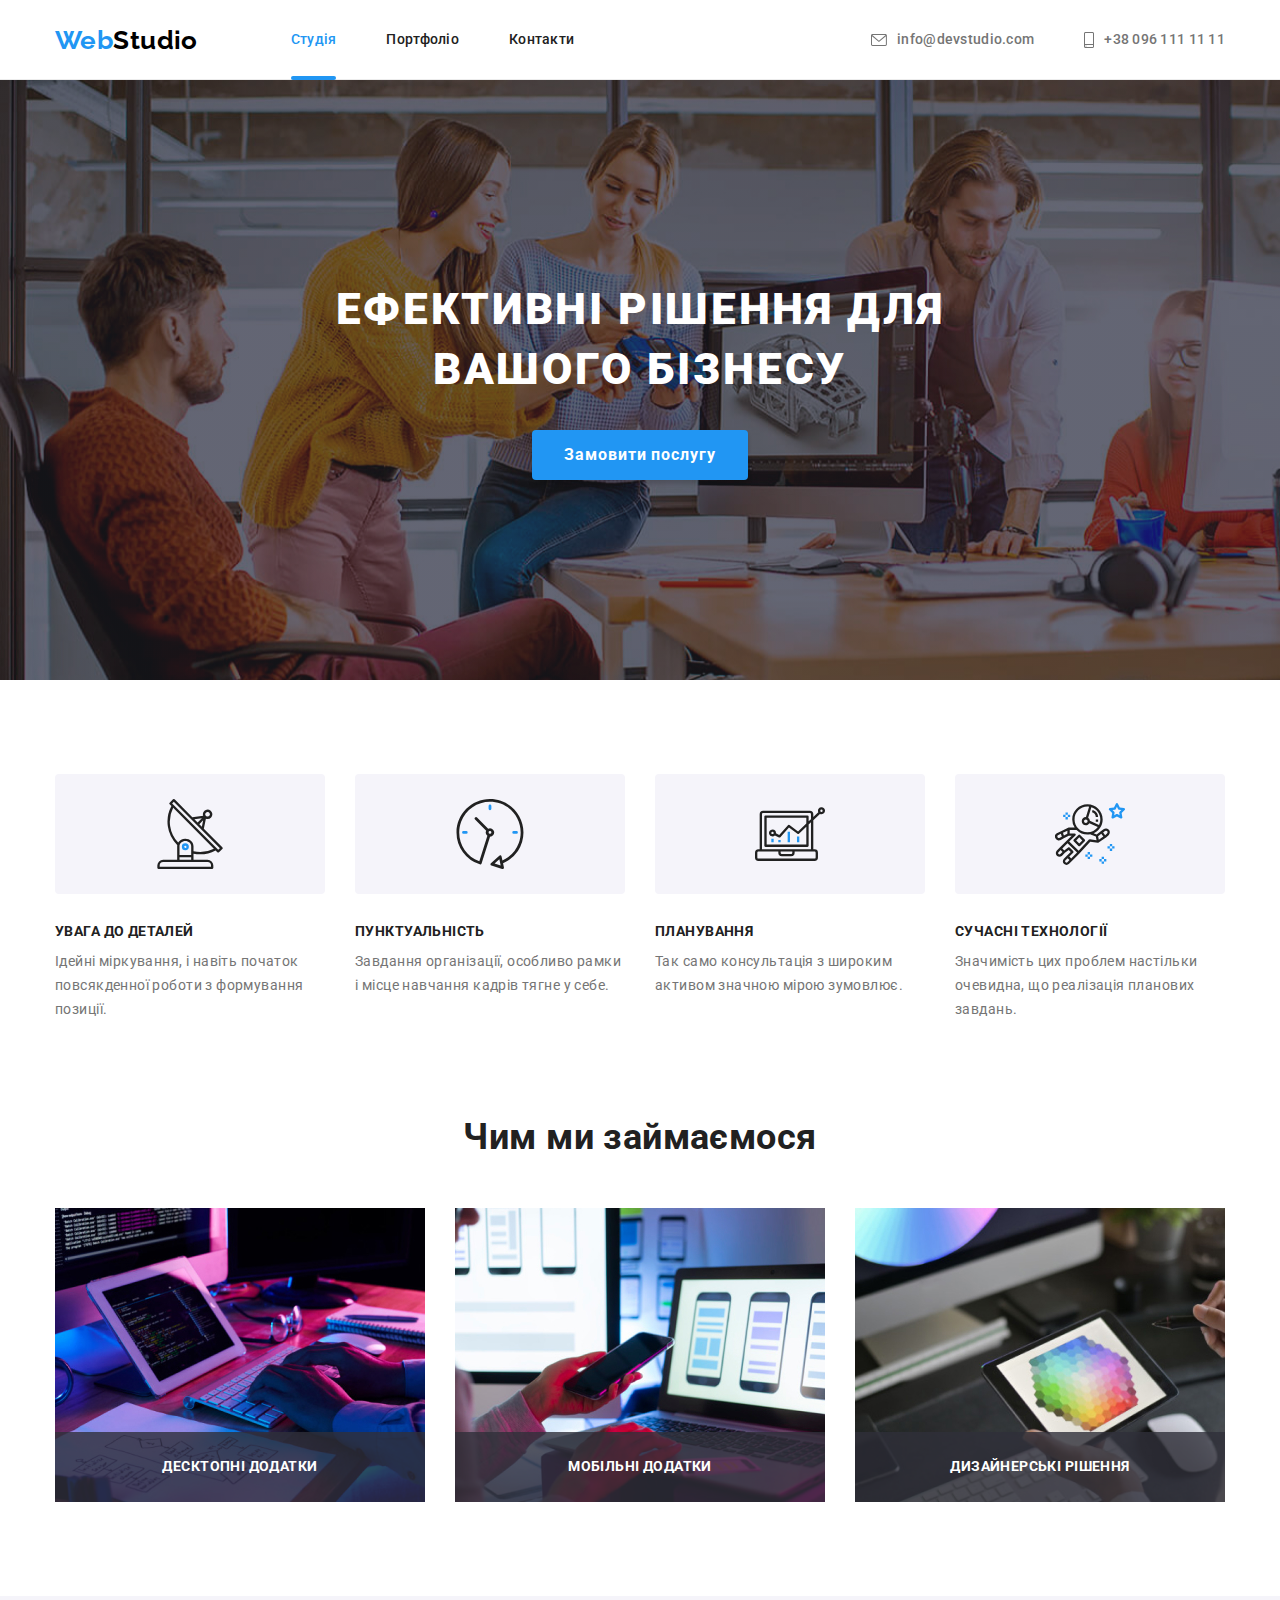
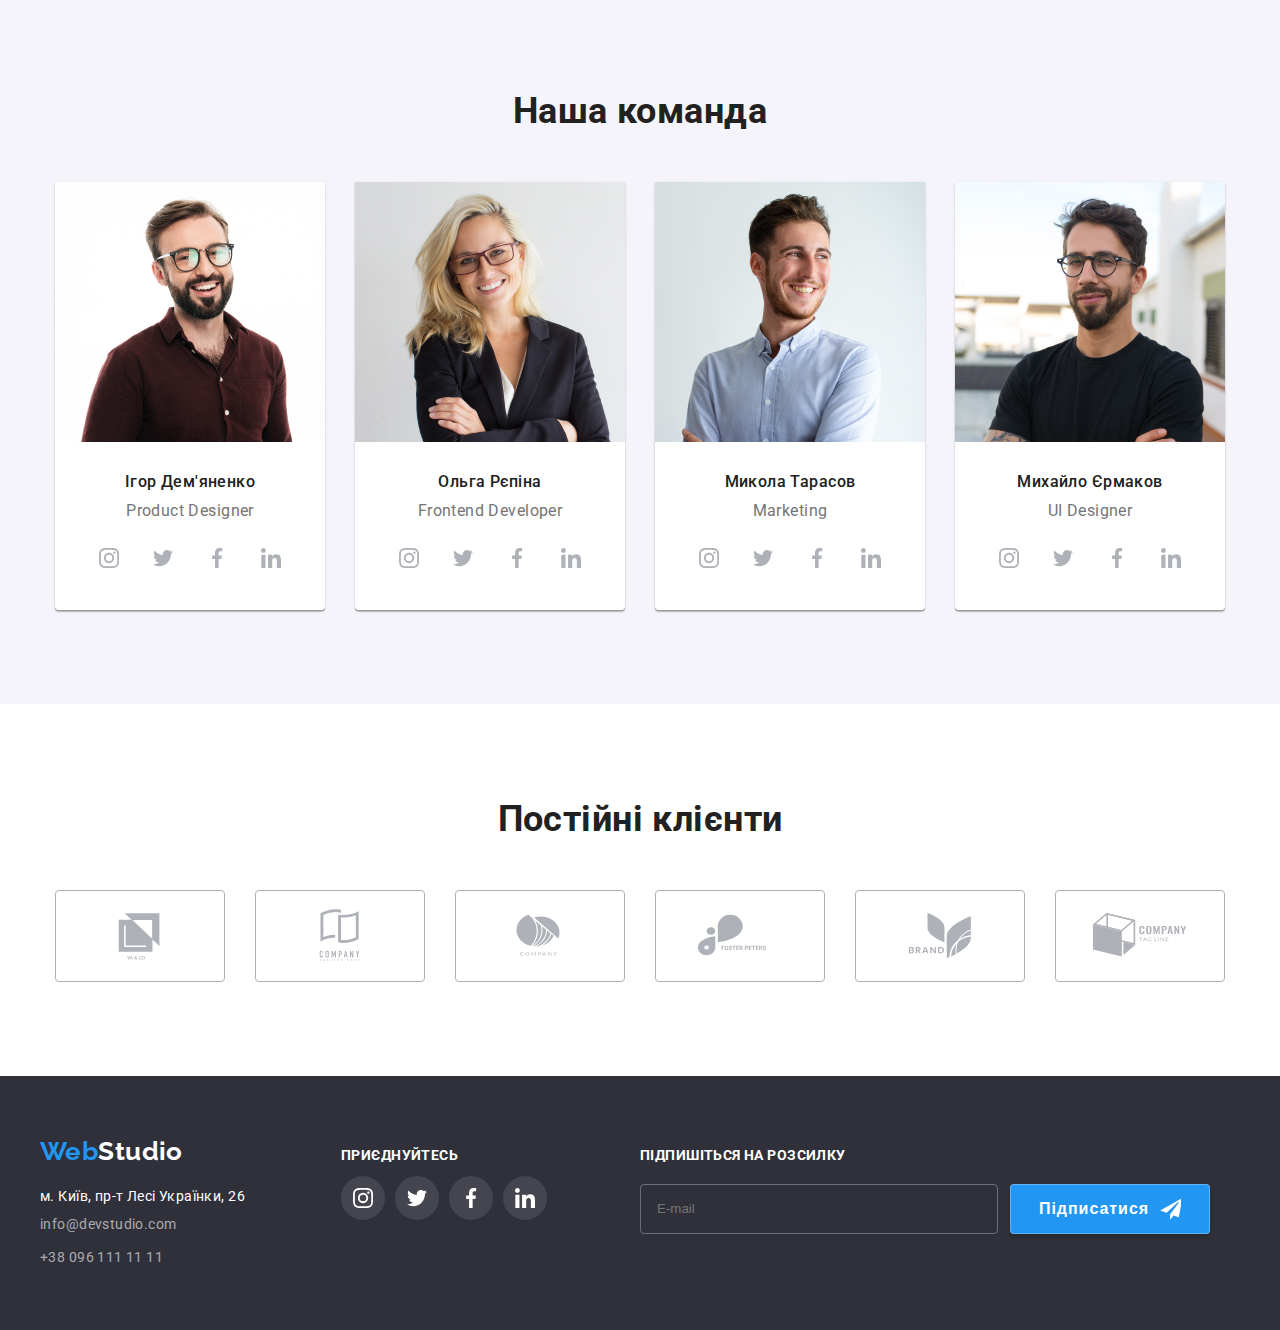
<file: index.html>
<!DOCTYPE html>
<html lang="uk">
  <head>
    <meta charset="UTF-8" />
    <meta http-equiv="X-UA-Compatible" content="IE=edge" />
    <meta name="viewport" content="width=device-width, initial-scale=1.0" />
    <title>Студія</title>
    <link rel="preconnect" href="https://fonts.googleapis.com" />
    <link rel="preconnect" href="https://fonts.gstatic.com" crossorigin />
    <link
      href="https://fonts.googleapis.com/css2?family=Raleway:wght@700&family=Roboto+Slab:wght@400;500;700;900&family=Roboto:wght@400;500;700;900&display=swap"
      rel="stylesheet"
    />
    <link
      rel="stylesheet"
      href="https://cdnjs.cloudflare.com/ajax/libs/modern-normalize/1.1.0/modern-normalize.min.css"
      integrity="sha512-wpPYUAdjBVSE4KJnH1VR1HeZfpl1ub8YT/NKx4PuQ5NmX2tKuGu6U/JRp5y+Y8XG2tV+wKQpNHVUX03MfMFn9Q=="
      crossorigin="anonymous"
      referrerpolicy="no-referrer"
    />
    <link rel="stylesheet" href="./css/styles.css" />
  </head>
  <body>
    <!----------------------- Шапка сайта ------------------------------->
    <header class="header">
      <div class="container header-container">
        <nav class="header-nav">
          <a href="./index.html" class="logo link"
            >Web<span class="">Studio</span></a
          >
          <ul class="nav-list list">
            <li class="nav-item">
              <a href="./index.html" class="nav-link link current">Студія</a>
            </li>
            <li class="nav-item">
              <a href="./portfolio.html" class="nav-link link">Портфоліо</a>
            </li>
            <li class="nav-item">
              <a href="" class="nav-link link">Контакти</a>
            </li>
          </ul>
        </nav>
        <div class="header-contacts">
          <ul class="contacts-list list">
            <li class="contacts-item">
              <a href="mailto:" class="contacts-link link">
                <svg class="contacts-icon" width="16" height="12">
                  <use href="./images/symbol-defs.svg#icon-envelope"></use>
                </svg>
                info@devstudio.com
              </a>
            </li>
            <li class="contacts-item">
              <a href="tel:+" class="contacts-link link">
                <svg class="contacts-icon" width="10" height="16">
                  <use href="./images/symbol-defs.svg#icon-smartphone"></use>
                </svg>
                +38 096 111 11 11
              </a>
            </li>
          </ul>
        </div>
      </div>
    </header>
    <!----------------------- Сторінка Студія ---------------------------->
    <main>
      <!-- Герой -->
      <section class="hero">
        <div class="container">
          <h1 class="hero-title">Ефективні рішення для вашого бізнесу</h1>
          <button type="button" class="button-primary" data-modal-open>
            Замовити послугу
          </button>
        </div>
      </section>
      <!--------------------- Секція Переваги ==========================-->
      <section class="benefits section">
        <div class="container">
          <h2 class="visually-hidden">Переваги</h2>
          <ul class="benefits-list list">
            <li class="benefits-item">
              <div class="benefits-icon-wrap">
                <svg class="benefits-icon" width="70" height="70">
                  <use href="./images/symbol-defs.svg#icon-antenna"></use>
                </svg>
              </div>
              <h3 class="benefits-title">Увага до деталей</h3>
              <p class="benefits-text">
                Ідейні міркування, і навіть початок повсякденної роботи з
                формування позиції.
              </p>
            </li>
            <li class="benefits-item">
              <div class="benefits-icon-wrap">
                <svg class="benefits-icon" width="70" height="70">
                  <use href="./images/symbol-defs.svg#icon-clock"></use>
                </svg>
              </div>
              <h3 class="benefits-title">Пунктуальність</h3>
              <p class="benefits-text">
                Завдання організації, особливо рамки і місце навчання кадрів
                тягне у себе.
              </p>
            </li>
            <li class="benefits-item">
              <div class="benefits-icon-wrap">
                <svg class="benefits-icon" width="70" height="70">
                  <use href="./images/symbol-defs.svg#icon-diagram"></use>
                </svg>
              </div>
              <h3 class="benefits-title">Планування</h3>
              <p class="benefits-text">
                Так само консультація з широким активом значною мірою зумовлює.
              </p>
            </li>
            <li class="benefits-item">
              <div class="benefits-icon-wrap">
                <svg class="benefits-icon" width="70" height="70">
                  <use href="./images/symbol-defs.svg#icon-astronaut"></use>
                </svg>
              </div>
              <h3 class="benefits-title">Сучасні технології</h3>
              <p class="benefits-text">
                Значимість цих проблем настільки очевидна, що реалізація
                планових завдань.
              </p>
            </li>
          </ul>
        </div>
      </section>
      <!----------------------- Секція Чим ми займаємося ------------------------->
      <section class="work section">
        <div class="container">
          <h2 class="work-title">Чим ми займаємося</h2>
          <ul class="work-list list">
            <li class="work-item">
              <img src="./images/img1.1.jpg" alt="фото планшета" width="370" />
              <p class="work-item-title">десктопні додатки</p>
            </li>
            <li class="work-item">
              <img
                src="./images/img1.2.jpg"
                alt="ноутбук та смартфон"
                width="370"
              />
              <p class="work-item-title">мобільні додатки</p>
            </li>
            <li class="work-item">
              <img
                src="./images/img1.3.jpg"
                alt="палітра кольору на планшеті"
                width="370"
              />
              <p class="work-item-title">дизайнерські рішення</p>
            </li>
          </ul>
        </div>
      </section>
      <!-------------------------- Секція Наша команда -------------------------->
      <section class="team section">
        <div class="container">
          <h2 class="team-title">Наша команда</h2>
          <ul class="team-list list">
            <li class="team-item">
              <img
                src="./images/img-demyanenko.jpg"
                alt="Ігор Дем'яненко, фото"
                width="270"
              />
              <h3 class="team-subtitle">Ігор Дем'яненко</h3>
              <p class="team-text">Product Designer</p>
              <ul class="team-icon-list list">
                <li>
                  <a href="" class="team-icon-wrap">
                    <svg class="team-icon" width="20" height="20">
                      <use href="./images/symbol-defs.svg#icon-instagram"></use>
                    </svg>
                  </a>
                </li>
                <li>
                  <a href="" class="team-icon-wrap">
                    <svg class="team-icon" width="20" height="20">
                      <use href="./images/symbol-defs.svg#icon-twitter"></use>
                    </svg>
                  </a>
                </li>
                <li>
                  <a href="" class="team-icon-wrap">
                    <svg class="team-icon" width="20" height="20">
                      <use href="./images/symbol-defs.svg#icon-facebook"></use>
                    </svg>
                  </a>
                </li>
                <li>
                  <a href="" class="team-icon-wrap">
                    <svg class="team-icon" width="20" height="20">
                      <use href="./images/symbol-defs.svg#icon-linkedin"></use>
                    </svg>
                  </a>
                </li>
              </ul>
            </li>
            <li class="team-item">
              <img
                src="./images/img-repina.jpg"
                alt="Ольга Рєпіна, фото"
                width="270"
              />
              <h3 class="team-subtitle">Ольга Рєпіна</h3>
              <p class="team-text">Frontend Developer</p>
              <ul class="team-icon-list list">
                <li>
                  <a href="" class="team-icon-wrap">
                    <svg class="team-icon" width="20" height="20">
                      <use href="./images/symbol-defs.svg#icon-instagram"></use>
                    </svg>
                  </a>
                </li>
                <li>
                  <a href="" class="team-icon-wrap">
                    <svg class="team-icon" width="20" height="20">
                      <use href="./images/symbol-defs.svg#icon-twitter"></use>
                    </svg>
                  </a>
                </li>
                <li>
                  <a href="" class="team-icon-wrap">
                    <svg class="team-icon" width="20" height="20">
                      <use href="./images/symbol-defs.svg#icon-facebook"></use>
                    </svg>
                  </a>
                </li>
                <li>
                  <a href="" class="team-icon-wrap">
                    <svg class="team-icon" width="20" height="20">
                      <use href="./images/symbol-defs.svg#icon-linkedin"></use>
                    </svg>
                  </a>
                </li>
              </ul>
            </li>
            <li class="team-item">
              <img
                src="./images/img-tarasov.jpg"
                alt="Микола Тарасов, фото"
                width="270"
              />
              <h3 class="team-subtitle">Микола Тарасов</h3>
              <p class="team-text">Marketing</p>
              <ul class="team-icon-list list">
                <li>
                  <a href="" class="team-icon-wrap">
                    <svg class="team-icon" width="20" height="20">
                      <use href="./images/symbol-defs.svg#icon-instagram"></use>
                    </svg>
                  </a>
                </li>
                <li>
                  <a href="" class="team-icon-wrap">
                    <svg class="team-icon" width="20" height="20">
                      <use href="./images/symbol-defs.svg#icon-twitter"></use>
                    </svg>
                  </a>
                </li>
                <li>
                  <a href="" class="team-icon-wrap">
                    <svg class="team-icon" width="20" height="20">
                      <use href="./images/symbol-defs.svg#icon-facebook"></use>
                    </svg>
                  </a>
                </li>
                <li>
                  <a href="" class="team-icon-wrap">
                    <svg class="team-icon" width="20" height="20">
                      <use href="./images/symbol-defs.svg#icon-linkedin"></use>
                    </svg>
                  </a>
                </li>
              </ul>
            </li>
            <li class="team-item">
              <img
                src="./images/img-ermakov.jpg"
                alt="Михайло Єрмаков, фото"
                width="270"
              />
              <h3 class="team-subtitle">Михайло Єрмаков</h3>
              <p class="team-text">UI Designer</p>
              <ul class="team-icon-list list">
                <li>
                  <a href="" class="team-icon-wrap">
                    <svg class="team-icon" width="20" height="20">
                      <use href="./images/symbol-defs.svg#icon-instagram"></use>
                    </svg>
                  </a>
                </li>
                <li>
                  <a href="" class="team-icon-wrap">
                    <svg class="team-icon" width="20" height="20">
                      <use href="./images/symbol-defs.svg#icon-twitter"></use>
                    </svg>
                  </a>
                </li>
                <li>
                  <a href="" class="team-icon-wrap">
                    <svg class="team-icon" width="20" height="20">
                      <use href="./images/symbol-defs.svg#icon-facebook"></use>
                    </svg>
                  </a>
                </li>
                <li>
                  <a href="" class="team-icon-wrap">
                    <svg class="team-icon" width="20" height="20">
                      <use href="./images/symbol-defs.svg#icon-linkedin"></use>
                    </svg>
                  </a>
                </li>
              </ul>
            </li>
          </ul>
        </div>
      </section>
    </main>
    <!----------------------- Секція Постійні клієнти------------------------->
    <section class="clients section">
      <div class="container">
        <h2 class="clients-title">Постійні клієнти</h2>
        <ul class="clients-list list">
          <li class="clients-item">
            <a href="" class="clients-icon-link link">
              <svg class="clients-icon" width="106" height="60">
                <use href="./images/symbol-defs.svg#icon-client-logo-1"></use>
              </svg>
            </a>
          </li>
          <li class="clients-item">
            <a href="" class="clients-icon-link link">
              <svg class="clients-icon" width="106" height="60">
                <use href="./images/symbol-defs.svg#icon-client-logo-2"></use>
              </svg>
            </a>
          </li>
          <li class="clients-item">
            <a href="" class="clients-icon-link link">
              <svg class="clients-icon" width="106" height="60">
                <use href="./images/symbol-defs.svg#icon-client-logo-3"></use>
              </svg>
            </a>
          </li>
          <li class="clients-item">
            <a href="" class="clients-icon-link link">
              <svg class="clients-icon" width="106" height="60">
                <use href="./images/symbol-defs.svg#icon-client-logo-4"></use>
              </svg>
            </a>
          </li>
          <li class="clients-item">
            <a href="" class="clients-icon-link link">
              <svg class="clients-icon" width="106" height="60">
                <use href="./images/symbol-defs.svg#icon-client-logo-5"></use>
              </svg>
            </a>
          </li>
          <li class="clients-item">
            <a href="" class="clients-icon-link link">
              <svg class="clients-icon" width="106" height="60">
                <use href="./images/symbol-defs.svg#icon-client-logo-6"></use>
              </svg>
            </a>
          </li>
        </ul>
      </div>
    </section>

    <!--------------------------- Футер ----------------------------->
    <footer class="footer">
      <div class="footer-container container">
        <div class="footer-address">
          <a href="./index.html" class="logo link">Web<span>Studio</span></a>
          <address class="footer-contacts">
            <p class="text-address">м. Київ, пр-т Лесі Українки, 26</p>
            <ul class="footer-address-list list">
              <li class="footer-item">
                <a href="" class="footer-link link">info@devstudio.com</a>
                <br />
              </li>
              <li class="footer-item">
                <a href="" class="footer-link link">+38 096 111 11 11</a>
              </li>
            </ul>
          </address>
        </div>
        <div class="footer-social-links">
          <h2 class="footer-title">Приєднуйтесь</h2>
          <ul class="footer-social-list list">
            <li>
              <a href="" class="footer-social-link">
                <svg width="20" height="20">
                  <use href="./images/symbol-defs.svg#icon-instagram"></use>
                </svg>
              </a>
            </li>
            <li>
              <a href="" class="footer-social-link">
                <svg width="20" height="20">
                  <use href="./images/symbol-defs.svg#icon-twitter"></use>
                </svg>
              </a>
            </li>
            <li>
              <a href="" class="footer-social-link">
                <svg width="20" height="20">
                  <use href="./images/symbol-defs.svg#icon-facebook"></use>
                </svg>
              </a>
            </li>
            <li>
              <a href="" class="footer-social-link">
                <svg width="20" height="20">
                  <use href="./images/symbol-defs.svg#icon-linkedin"></use>
                </svg>
              </a>
            </li>
          </ul>
        </div>
        <div class="footer-subscription">
          <p class="footer-subscription-title">Підпишіться на розсилку</p>
          <div class="footer-subscription-input-wrap">
            <input
              type="email"
              class="footer-subscription-input"
              name="footer-subscription-email"
              placeholder="E-mail"
            />
            <button type="submit" class="button footer-subscription-button">
              Підписатися
              <svg class="footer-subscription-button-icon">
                <use
                  class="footer-subscription-send"
                  href="./images/symbol-defs.svg#icon-subscription"
                  width="24"
                  height="24"
                ></use>
              </svg>
            </button>
          </div>
        </div>
      </div>
    </footer>

    <!------------------ Модальне вікно ----------------------->
    <div class="backdrop is-hidden" data-modal>
      <div class="modal">
        <button class="modal-button" type="button" data-modal-close>
          <svg class="modal-close-icon" width="18" height="18">
            <use href="./images/symbol-defs.svg#icon-modal-close2"></use>
          </svg>
        </button>

        <form name="order-form" class="order-form">
          <p class="order-form-title">Залиште свої дані, ми вам передзвонимо</p>
          <label class="order-form-row">
            <span class="order-form-name">Ім'я</span>
            <input
              type="text"
              name="user-name"
              class="order-form-input"
              autofocus
            />
            <svg class="icon order-form-icon" width="18" height="18">
              <use href="./images/symbol-defs.svg#icon-modal-name2"></use>
            </svg>
          </label>

          <label class="order-form-row">
            <span class="order-form-name">Телефон</span>
            <input type="tel" name="user-tel" class="order-form-input" />
            <svg class="icon order-form-icon" width="18" height="18">
              <use href="./images/symbol-defs.svg#icon-modal-tel2"></use>
            </svg>
          </label>

          <label class="order-form-row">
            <span class="order-form-name">Пошта</span>
            <input type="email" name="user-email" class="order-form-input" />
            <svg class="icon order-form-icon" width="18" height="18">
              <use href="./images/symbol-defs.svg#icon-modal-email2"></use>
            </svg>
          </label>

          <label class="order-form-row">
            <span class="order-form-name">Коментар</span>
            <textarea
              class="order-form-comment"
              name="user-text"
              placeholder="Введіть текст"
            ></textarea>
          </label>

          <label class="order-form-policy">
            <input
              type="checkbox"
              name="accept-policy"
              class="checkbox hidden"
              value="accept-policy"
            />
            <span class="checkbox-icon-wrap">
              <svg class="checkbox-icon" width="16" height="15">
                <use href="./images/symbol-defs.svg#icon-modal-checkbox5"></use>
              </svg>
            </span>
            <span class="accept-policy-terms"
              >Погоджуюся з розсилкою та приймаю
              <a class="terms link" href="">Умови договору</a></span
            >
          </label>
          <button type="submit" class="button order-form-button">
            Відправити
          </button>
        </form>
      </div>
    </div>
    <script src="./js/modal.js"></script>
  </body>
</html>
</file>
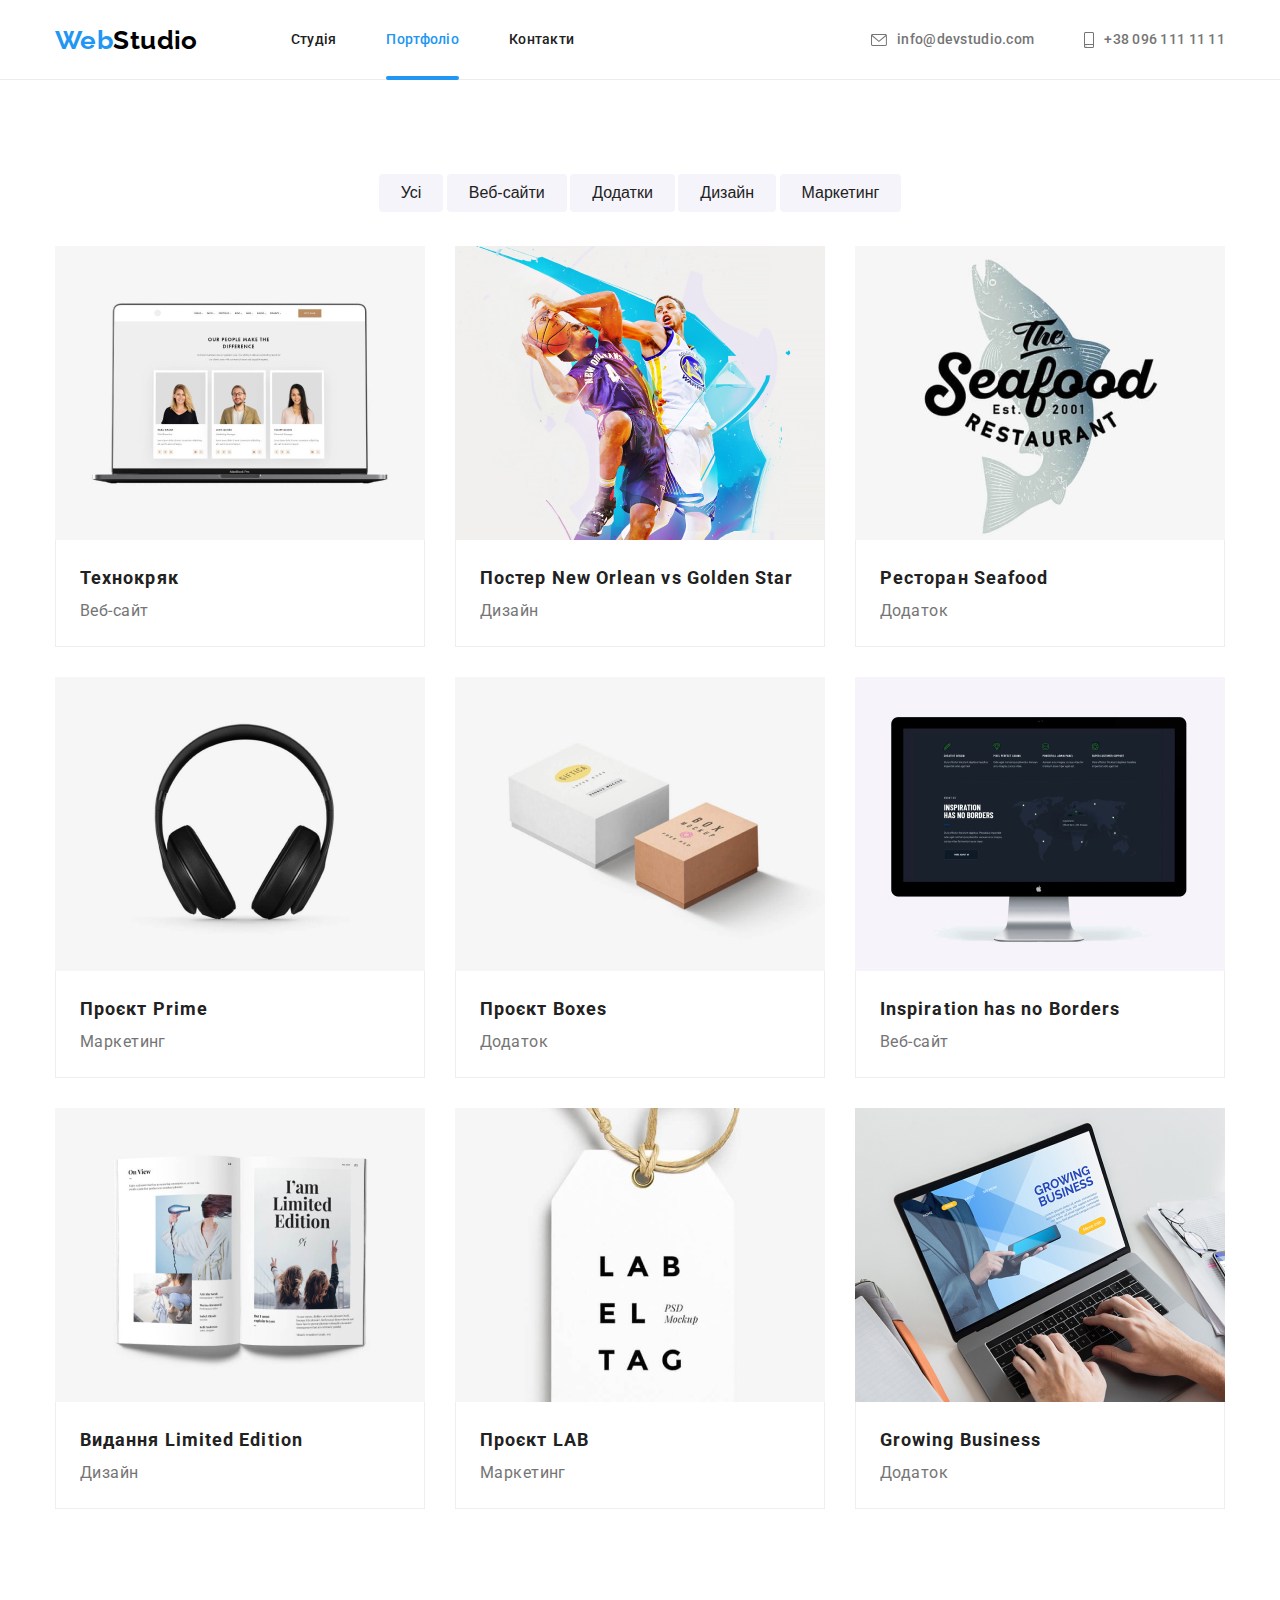
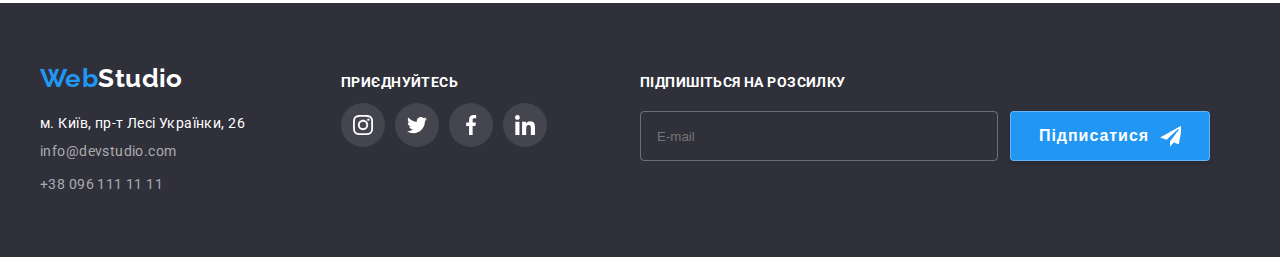
<file: portfolio.html>
<!DOCTYPE html>
<html lang="uk">
  <head>
    <meta charset="UTF-8" />
    <meta http-equiv="X-UA-Compatible" content="IE=edge" />
    <meta name="viewport" content="width=device-width, initial-scale=1.0" />
    <title>Портфоліо</title>
    <link rel="preconnect" href="https://fonts.googleapis.com" />
    <link rel="preconnect" href="https://fonts.gstatic.com" crossorigin />
    <link
      href="https://fonts.googleapis.com/css2?family=Raleway:wght@700&family=Roboto+Slab:wght@400;500;700;900&family=Roboto:wght@400;500;700;900&display=swap"
      rel="stylesheet"
    />
    <link
      rel="stylesheet"
      href="https://cdnjs.cloudflare.com/ajax/libs/modern-normalize/1.1.0/modern-normalize.min.css"
      integrity="sha512-wpPYUAdjBVSE4KJnH1VR1HeZfpl1ub8YT/NKx4PuQ5NmX2tKuGu6U/JRp5y+Y8XG2tV+wKQpNHVUX03MfMFn9Q=="
      crossorigin="anonymous"
      referrerpolicy="no-referrer"
    />
    <link rel="stylesheet" href="./css/styles.css" />
  </head>
  <body>
    <!----------------------- Шапка сайта ------------------------------->
   <header class="header">
      <div class="container header-container">
        <nav class="header-nav">
          <a href="./index.html" class="logo link">Web<span class="">Studio</span></a>
          <ul class="nav-list list">
            <li class="nav-item"><a href="./index.html" class="nav-link link">Студія</a></li>
            <li class="nav-item"><a href="./portfolio.html" class="nav-link link current">Портфоліо</a></li>
            <li class="nav-item"><a href="" class="nav-link link">Контакти</a></li>
          </ul>
        </nav>
        <div class="header-contacts">
          <ul class="contacts-list list">
            <li class="contacts-item">
              <a href="mailto:" class="contacts-link link">
                <svg width="16" height="12">
                  <use href="./images/symbol-defs.svg#icon-envelope"></use>
                </svg>
                info@devstudio.com
              </a>
            </li>
            <li class="contacts-item">
              <a href="tel:+" class="contacts-link link">
                <svg width="10" height="16">
                  <use href="./images/symbol-defs.svg#icon-smartphone"></use>
                </svg>
                +38 096 111 11 11
              </a>
            </li>
          </ul>
        </div>
      </div>
    </header>
    <!-- Сторінка Портфоліо -->
    <main>
      <section class="portfolio section">
         <div class="container">
          <!-- Фільтри (відбір за типом роботи) -->
          <h1 class="visually-hidden">Портфоліо</h1>
          <ul class="portfolio-buttons">
            <button type="button" class="button-portfolio">Усі</button>
            <button type="button" class="button-portfolio">Веб-сайти</button>
            <button type="button" class="button-portfolio">Додатки</button>
            <button type="button" class="button-portfolio">Дизайн</button>
            <button type="button" class="button-portfolio">Маркетинг</button>
          </ul>
          <!-- Проекти -->
          <ul class="portfolio-list list">
            <li class="portfolio-item">
              <a href="" class="portfolio-link link">
                <div class="portfolio-item-overlay">
                  <img src="./images/img-portfolio/portfolio1.jpg" alt="екран ноутбука" width="370" />
                  <p class="portfolio-text-overlay">Ресурс пропонує комплексні пропозиції з різним рівнем функціоналу та сервісів.
                    Все це дозволить відвідувачу отримати вичерпні відомості про компанію чи
                    приватну особу.</p>
                </div>
               <div class="portfolio-list-wrap">
                <h3 class="portfolio-title">Технокряк</h3>
                <p class="portfolio-text">Веб-сайт</p>
                </div>
              </a>
            </li>
            <li class="portfolio-item">
              <a href="" class="portfolio-link link">
                <div class="portfolio-item-overlay">
                 <img src="./images/img-portfolio/portfolio2.jpg" alt="баскетболісти" width="370" />
                  <p class="portfolio-text-overlay">Ресурс пропонує комплексні пропозиції з різним рівнем функціоналу та сервісів.
                    Все це дозволить відвідувачу отримати вичерпні відомості про компанію чи
                    приватну особу.</p>
                </div>              
                <div class="portfolio-list-wrap">
                <h3 class="portfolio-title">Постер New Orlean vs Golden Star</h3>
                <p class="portfolio-text">Дизайн</p>
                </div>
              </a>
            </li>
            <li class="portfolio-item">
              <a href="" class="portfolio-link link">
                <div class="portfolio-item-overlay">
                 <img src="./images/img-portfolio/portfolio3.jpg" alt="емблема ресторану" width="370" />
                  <p class="portfolio-text-overlay">Ресурс пропонує комплексні пропозиції з різним рівнем функціоналу та сервісів.
                    Все це дозволить відвідувачу отримати вичерпні відомості про компанію чи
                    приватну особу.</p>
                </div>  
                
                <div class="portfolio-list-wrap">
                <h3 class="portfolio-title">Ресторан Seafood</h3>
                <p class="portfolio-text">Додаток</p>
                </div>
              </a>
            </li>
            <li class="portfolio-item">
              <a href="" class="portfolio-link link">
                <div class="portfolio-item-overlay">
                   <img src="./images/img-portfolio/portfolio4.jpg" alt="навушники" width="370" />
                  <p class="portfolio-text-overlay">Ресурс пропонує комплексні пропозиції з різним рівнем функціоналу та сервісів.
                    Все це дозволить відвідувачу отримати вичерпні відомості про компанію чи
                    приватну особу.</p>
                </div>                
                <div class="portfolio-list-wrap">
                <h3 class="portfolio-title">Проєкт Prime</h3>
                <p class="portfolio-text">Маркетинг</p>
                </div>
              </a>
            </li>
            <li class="portfolio-item">
              <a href="" class="portfolio-link link">
                <div class="portfolio-item-overlay">
                 <img src="./images/img-portfolio/portfolio5.jpg" alt="дві коробки" width="370" />
                  <p class="portfolio-text-overlay">Ресурс пропонує комплексні пропозиції з різним рівнем функціоналу та сервісів.
                    Все це дозволить відвідувачу отримати вичерпні відомості про компанію чи
                    приватну особу.</p>
                </div>                 
                <div class="portfolio-list-wrap">
                <h3 class="portfolio-title">Проєкт Boxes</h3>
                <p class="portfolio-text">Додаток</p>
                </div>
              </a>
            </li>
            <li class="portfolio-item">
              <a href="" class="portfolio-link link">
                <div class="portfolio-item-overlay">
                   <img src="./images/img-portfolio/portfolio6.jpg" alt="монітор" width="370" />
                  <p class="portfolio-text-overlay">Ресурс пропонує комплексні пропозиції з різним рівнем функціоналу та сервісів.
                    Все це дозволить відвідувачу отримати вичерпні відомості про компанію чи
                    приватну особу.</p>
                </div>                
                <div class="portfolio-list-wrap">
                <h3 class="portfolio-title">Inspiration has no Borders</h3>
                <p class="portfolio-text">Веб-сайт</p>
                </div>
              </a>
            </li>
            <li class="portfolio-item">
              <a href="" class="portfolio-link link">
                <div class="portfolio-item-overlay">
                  <img src="./images/img-portfolio/portfolio7.jpg" alt="книга" width="370" />
                  <p class="portfolio-text-overlay">Ресурс пропонує комплексні пропозиції з різним рівнем функціоналу та сервісів.
                    Все це дозволить відвідувачу отримати вичерпні відомості про компанію чи
                    приватну особу.</p>
                </div>                 
                <div class="portfolio-list-wrap">
                <h3 class="portfolio-title">Видання Limited Edition</h3>
                <p class="portfolio-text">Дизайн</p>
                </div>
              </a>
            </li>
            <li class="portfolio-item">
              <a href="" class="portfolio-link link">
                <div class="portfolio-item-overlay">
                <img src="./images/img-portfolio/portfolio8.jpg" alt="Lab El Tag" width="370" />
                  <p class="portfolio-text-overlay">Ресурс пропонує комплексні пропозиції з різним рівнем функціоналу та сервісів.
                    Все це дозволить відвідувачу отримати вичерпні відомості про компанію чи
                    приватну особу.</p>
                </div>                
                <div class="portfolio-list-wrap">
                <h3 class="portfolio-title">Проєкт LAB</h3>
                <p class="portfolio-text">Маркетинг</p>
                </div>
              </a>
            </li>
            <li class="portfolio-item">
              <a href="" class="portfolio-link link">
                <div class="portfolio-item-overlay">
                  <img src="./images/img-portfolio/portfolio9.jpg" alt="екран ноутбука" width="370" />
                  <p class="portfolio-text-overlay">Ресурс пропонує комплексні пропозиції з різним рівнем функціоналу та сервісів.
                    Все це дозволить відвідувачу отримати вичерпні відомості про компанію чи
                    приватну особу.</p>
                </div>               
                <div class="portfolio-list-wrap">
                <h3 class="portfolio-title">Growing Business</h3>
                <p class="portfolio-text">Додаток</p>
                </div>
              </a>
            </li>
          </ul>
          </div>
        </section>
    </main>
    <!-- Футер -->
        <footer class="footer">
      <div class="footer-container container">
        <div class="footer-address">
          <a href="./index.html" class="logo link">Web<span>Studio</span></a>
          <address class="footer-contacts">
            <p class="text-address">м. Київ, пр-т Лесі Українки, 26</p>
            <ul class="footer-address-list list">
              <li class="footer-item">
                <a href="" class="footer-link link">info@devstudio.com</a>
                <br />
              </li>
              <li class="footer-item">
                <a href="" class="footer-link link">+38 096 111 11 11</a>
              </li>
            </ul>
          </address>
        </div>
        <div class="footer-social-links">
          <h2 class="footer-title">Приєднуйтесь</h2>
          <ul class="footer-social-list list">
            <li>
              <a href="" class="footer-social-link">
                <svg width="20" height="20">
                  <use href="./images/symbol-defs.svg#icon-instagram"></use>
                </svg>
              </a>
            </li>
            <li>
              <a href="" class="footer-social-link">
                <svg width="20" height="20">
                  <use href="./images/symbol-defs.svg#icon-twitter"></use>
                </svg>
              </a>
            </li>
            <li>
              <a href="" class="footer-social-link">
                <svg width="20" height="20">
                  <use href="./images/symbol-defs.svg#icon-facebook"></use>
                </svg>
              </a>
            </li>
            <li>
              <a href="" class="footer-social-link">
                <svg width="20" height="20">
                  <use href="./images/symbol-defs.svg#icon-linkedin"></use>
                </svg>
              </a>
            </li>
          </ul>
        </div>
        <div class="footer-subscription">
          <p class="footer-subscription-title">Підпишіться на розсилку</p>
          <div class="footer-subscription-input-wrap">
            <input
              type="email"
              class="footer-subscription-input"
              name="footer-subscription-email"
              placeholder="E-mail"
            />
            <button type="submit" class="button footer-subscription-button">
              Підписатися
              <svg class="footer-subscription-button-icon">
                <use
                  class="footer-subscription-send"
                  href="./images/symbol-defs.svg#icon-subscription"
                  width="24"
                  height="24"
                ></use>
              </svg>
            </button>
          </div>
        </div>
      </div>
    </footer>
    </div>
  </body>
</html>
</file>
<file: css/styles.css>
html {
  box-sizing: border-box;
}

*,
*::after,
*::before {
  box-sizing: inherit;
}

ul,
ol {
  margin: 0;
  padding: 0;
}

body,
h1,
h2,
h3,
h4,
h5,
h6,
p,
li {
  margin: 0;
  line-height: initial;
}

button {
  padding: 0;
  border: none;
  cursor: pointer;
}

img {
  display: block;
}

.list {
  list-style: none;
}

.link {
  color: var(--primary-text-color);
  text-decoration: none;
}

.visually-hidden {
  position: absolute;
  width: 1px;
  height: 1px;
  margin: -1px;
  border: 0;
  padding: 0;

  white-space: nowrap;
  clip-path: inset(100%);
  clip: rect(0 0 0 0);
  overflow: hidden;
}

:root {
  --primary-text-color: #212121;
  --text-color: #757575;
  --accent-color: #2196f3;
  --primary-white-color: #ffffff;
  --background-color-secondary: #f5f5f5;
  --background-third-color: #f5f4fa;
  --background-grey-color: #2f303a;
  --typical-section-padding: 94px;
  --typical-list-padding: 30px;
  --transition-animation: 250ms cubic-bezier(0.4, 0, 0.2, 1);
}

body {
  color: var(--primary-text-color);
  background-color: var(--primary-white-color);
  font-family: Roboto, sans-serif;
  font-size: 14px;
  letter-spacing: 0.03em;
}

/* ----------------Header------------------- */

.header {
  border-bottom: 1px solid #ececec;
  height: 80px;
}

.container {
  width: 1200px;
  padding: 0 15px;
  margin: 0 auto;
}

.header-container {
  display: flex;
  align-items: center;
  justify-content: space-between;
}

.header-nav {
  display: flex;
  align-items: center;
  /* padding: 32px; */
}

.logo {
  font-family: "Raleway";
  font-weight: 700;
  font-size: 26px;
  line-height: 1.19;

  color: var(--accent-color);
}

.header .logo span {
  color: #000000;
}

.header-nav .logo {
  margin-right: 93px;
}

.nav-list {
  display: flex;
  align-items: center;
  column-gap: 50px;
}

/* .nav-item:not(:last-child) {
        margin-right: 50px;
} */

/* .nav-item +.nav-item {
    margin-left: 50px;
} почему от Студии нет отступа?*/

.nav-link {
  font-weight: 500;
  line-height: 1.14;
  letter-spacing: 0.02em;
  padding: 32px 0;
  display: block;
  color: var(--primary-text-color);
  position: relative;
  transition: color var(--transition-animation);
}

/* .nav-list a {
  color: var(--primary-text-color);
  font-weight: 500;
  line-height: 1.14;
  letter-spacing: 0.02em;
  padding: 32px 0;
  display: block;
} */

.nav-link::after {
  content: "";
  position: absolute;
  left: 0;
  bottom: 0;
  width: 100%;
  height: 4px;
  border-radius: 2px;
  background-color: transparent;
}

.nav-link.current::after,
.nav-link:hover::after,
.nav-link:focus::after {
  background-color: var(--accent-color);
}

/* .header-contacts {
} */

.contacts-list {
  display: flex;
  /* align-items: center; */
  column-gap: 50px;

  /* .contacts-item:not(:last-child) {
        margin-right: 50px;
    } */
}

.contacts-item {
  /* display: flex; */
  /* align-items: center; */
}

.contacts-link {
  display: flex;
  align-items: center;
  color: var(--text-color);
  font-weight: 500;
  line-height: 1.14;
  letter-spacing: 0.02em;
  column-gap: 10px;
  fill: #757575;
  padding: 20px 0;
  transition: color var(--transition-animation);
}

.contacts-icon {
  transition: fill var(--transition-animation);
}

.nav-list .link:hover,
.nav-list .link:focus,
.footer.link:hover,
.footer.link:focus,
.contacts-link:hover,
.nav-list .link.current {
  color: var(--accent-color);
  fill: var(--accent-color);
}

/* -----------------HERO ----------------*/
.hero {
  text-align: center;
  max-width: 1600px;
  padding: 200px 0;
  margin: 0 auto;
  background-color: #c4c4c4;
  background-image: linear-gradient(
      rgba(47, 48, 58, 0.4),
      rgba(47, 48, 58, 0.4)
    ),
    url("../images/Img_overlay.jpg");
}

.hero-title {
  width: 696px;
  color: var(--primary-white-color);
  font-weight: 900;
  font-size: 44px;
  line-height: 1.36;
  letter-spacing: 0.06em;
  text-transform: uppercase;
  margin: 0 auto;
}

/* BUTTON */
.button-primary {
  font-family: inherit;
  border-radius: 4px;
  border: 0;
  padding: 10px 32px;
  margin-top: 30px;
  text-align: center;
  box-shadow: 0px 4px 4px rgba(0, 0, 0, 0.15);
  transition: background-color var(--transition-animation);

  /* разобраться почему такое значение? откуда наследует */
}

.hero .button-primary {
  color: var(--primary-white-color);
  background-color: var(--accent-color);
  font-weight: 700;
  font-size: 16px;
  line-height: 1.88;
  letter-spacing: 0.06em;

  cursor: pointer;
}

/* Секції Переваги, Чим займаємося, Наша команда */
.section {
  padding-top: var(--typical-section-padding);
  padding-bottom: var(--typical-section-padding);
}

.benefits {
  background-color: var(--primary-white-color);
}

.benefits-list {
  display: flex;
  align-items: top;
  gap: var(--typical-list-padding);
  /* margin-right: 30px; */
  /* padding-top: 94px;
    padding-bottom: 94px; */
}

/* .benefits-item:not(:last-child), 
.work-item:not(:last-child),
.team-item:not(:last-child) {
    margin-right: 30px;
} */

.benefits-title {
  font-weight: 700;
  font-size: 14px;
  line-height: 1.14;
  text-transform: uppercase;
  padding-bottom: 10px;
  color: var(--primary-text-color);
}

.benefits-text {
  font-size: 14px;
  line-height: 1.71;
  color: var(--primary-text-color);
  line-height: 1.71;
  letter-spacing: 0.03em;
  color: var(--text-color);
}

.benefits-item {
}

.benefits-icon {
  transition: fill var(--transition-animation);
}

.benefits-icon-wrap {
  display: flex;
  width: 270px;
  height: 120px;
  background-color: var(--background-third-color);
  align-items: center;
  justify-content: center;
  margin-bottom: 30px;
  border-radius: 4px;
}

.work {
  background-color: var(--primary-white-color);
  padding-top: 0;
  /* margin-top: var(--typical-margin-padding); 
    как лучше - 2 паддинга в секции benefits или разделить по спкциям отступы?*/
}

.work-list {
  display: flex;
  align-items: center;
  gap: var(--typical-list-padding);
  flex-wrap: wrap;
}

.work-item {
  width: calc ((100%-2 * 30px)/3);
  position: relative;
}

.work-item-title {
  position: absolute;
  bottom: 0;
  width: 100%;
  padding: 27px 0;
  font-weight: 700;
  font-size: 14px;
  line-height: 1.14;
  text-transform: uppercase;
  text-align: center;
  color: var(--primary-white-color);
  background-color: rgba(47, 48, 58, 0.8);
}

.work-title,
.team-title,
.clients-title {
  font-weight: 700;
  font-size: 36px;
  line-height: 1.17;
  text-align: center;
  padding-bottom: 50px;
  /* или margin? */
}

.team {
  background-color: var(--background-third-color);
}

.team-title {
  color: var(--primary-text-color);
}

.team-list {
  display: flex;
  align-items: center;
  gap: var(--typical-list-padding);
  flex-wrap: wrap;
}

.team-item {
  background-color: var(--primary-white-color);
  box-shadow: 0px 1px 3px rgba(0, 0, 0, 0.12), 0px 1px 1px rgba(0, 0, 0, 0.14),
    0px 2px 1px rgba(0, 0, 0, 0.2);
  border-radius: 0px 0px 4px 4px;
  width: calc((100% - 3 * 30px) / 4);
}

.team-subtitle {
  color: var(--primary-text-color);
  font-weight: 500;
  font-size: 16px;
  line-height: 1.19;
  text-align: center;
  padding: var(--typical-list-padding) 0 10px;
}

.team-text {
  color: var(--text-color);
  text-align: center;
  font-size: 16px;
  line-height: 1.19;
  text-align: center;
  padding-bottom: 16px;
}

.team-icon-list {
  display: flex;
  align-items: center;
  justify-content: center;
  column-gap: 10px;
  padding-bottom: var(--typical-list-padding);
}

.team-icon-wrap {
  width: 44px;
  height: 44px;
  display: flex;
  align-items: center;
  justify-content: center;
  border-radius: 50%;
  fill: #afb1b8;
}

.team-icon-wrap:hover,
.footer-social-link:hover {
  fill: var(--primary-white-color);
  background-color: var(--accent-color);
  transition: background-color var(--transition-animation),
    fill var(--transition-animation);
}

.team-icon {
  transition: color var(--transition-animation);
}

/* .team-icon-wrap:focus 
.clients-icon-wrap:focus */

/* --------- Секція Постійні клієнти --------- */
.clients-title {
}
.clients-list {
  display: flex;
  gap: var(--typical-list-padding);
}
.clients-item {
  display: flex;
  align-items: center;
  flex-basis: center;
}

.clients-icon {
  transition: color var(--transition-animation);
}

.clients-icon-link {
  display: flex;
  width: 170px;
  height: 92px;
  align-items: center;
  justify-content: center;
  border-radius: 4px;
  border: 1px solid #afb1b8;
  fill: #afb1b8;
  transition: border-color var(--transition-animation),
    fill var(--transition-animation);
}

.clients-icon-link:hover .clients-icon,
.clients-icon-link:focus .clients-icon {
  fill: var(--accent-color);
  transition: fill var(--transition-animation);
}

.clients-icon-link:hover,
.clients-icon-link:focus {
  border-color: var(--accent-color);
}

/* --------------FOOTER--------------- */
.footer {
  color: var(--primary-white-color);
  background-color: var(--background-grey-color);
  text-align: left;
  font-style: normal;
  line-height: 1.71;
}

.footer-link {
  color: rgba(255, 255, 255, 0.6);
  background-color: var(--background-grey-color);
  text-align: left;
  font-style: normal;
  line-height: 1.71;
  transition: color var(--transition-animation);
}

.footer-container {
  display: flex;
  padding: 60px 0;
  align-items: baseline;
}

.footer .logo {
  color: var(--accent-color);
  font-family: "Raleway";
  font-weight: 700;
  font-size: 26px;
  line-height: 1.19;
}
.footer span {
  color: var(--primary-white-color);
}
/* почему не наследуется белый цвет из footer для спан? */

.text-address {
  margin-bottom: 9px;
}

.footer-address {
  margin-right: 70px;
  width: 231px;
}

.footer-contacts {
  font-style: normal;
  line-height: 1.71;
  margin-top: 20px;
}

.footer-address-list {
}

.footer-item:not(:last-child) {
  margin-bottom: 9px;
}

.footer-title {
  font-weight: 700;
  font-size: 14px;
  line-height: 1.14px;
  text-transform: uppercase;
  margin-bottom: 20px;
}

.footer-social-links {
  display: block;
  align-items: center;
  padding-top: 12px;

  /* уточнить как правильно сделать  */
}

.footer-social-list {
  display: flex;
  align-items: center;
  column-gap: 10px;

  /* justify-content: center; */
}

.footer-social-link {
  display: flex;
  width: 44px;
  height: 44px;
  align-items: center;
  justify-content: center;
  border-radius: 50%;
  fill: #fff;
  background-color: rgba(255, 255, 255, 0.1);
  transition: background-color var(--transition-animation);
}

.footer-subscription {
  margin-left: 93px;
}

.footer-subscription-title {
  color: var(--primary-white-color);
  margin-bottom: 20px;
  font-weight: 700;
  font-size: 14px;
  line-height: 1.14;
  letter-spacing: 0.03em;
  text-transform: uppercase;
}
.footer-subscription-input-wrap {
  display: flex;
  justify-content: center;
  align-items: center;
  gap: 12px;
}

.footer-subscription-input {
  display: flex;
  justify-content: center;
  width: 358px;
  height: 50px;
  border: 1px solid rgba(255, 255, 255, 0.3);
  /* filter: drop-shadow(0px 4px 4px rgba(0, 0, 0, 0.15)); */
  border-radius: 4px;
  padding-left: 16px;
  background-color: transparent;
  color: var(--primary-white-color);
  transition: border-color var(--transition-animation);
  outline: transparent; /*убирает внутреннюю черную линию в поле ввода */
}
.footer-subscription-input:hover {
  border-color: var(--accent-color);
}

.footer-subscription-button {
  display: flex;
  justify-content: center;
  align-items: center;
  height: 50px;
  width: 200px;
  padding: 10px 28px;
  gap: 10px;
  background-color: var(--accent-color);
  border-color: var(--accent-color);
  box-shadow: 0px 4px 4px rgba(0, 0, 0, 0.15);
  border: 1px solid rgba(255, 255, 255, 0.3);

  border-radius: 4px;
  font-weight: 700;
  font-size: 16px;
  line-height: 1.88;
  letter-spacing: 0.06em;
  color: var(--primary-white-color);
}

.footer-subscription-button-icon {
  width: 24px;
  height: 24px;
  display: block;
  fill: var(--primary-white-color);
}

/* --------------PORTFOLIO------------- */

/* .portfolio {
} */

.button-portfolio {
  color: var(--primary-text-color);
  background-color: var(--background-third-color);
  border: none;
  font-weight: 500;
  font-size: 16px;
  line-height: 1.62;
  text-align: center;
  border-radius: 4px;
  padding: 6px 22px;
  transition: color var(--transition-animation),
    background-color var(--transition-animation),
    box-shadow var(--transition-animation);
}

.button-portfolio:hover,
.button-portfolio:focus {
  color: var(--background-color-secondary);
  background-color: var(--accent-color);
  cursor: pointer;
  box-shadow: 0px 3px 1px rgba(0, 0, 0, 0.1), 0px 1px 2px rgba(0, 0, 0, 0.08),
    0px 2px 2px rgba(0, 0, 0, 0.12);
}

.portfolio-buttons {
  margin-bottom: 34px;
  text-align: center;
}

.portfolio-list {
  display: flex;
  flex-wrap: wrap;
  text-align: center;
  gap: 30px;
}

.portfolio-item {
  flex-basis: calc((100% - 2 * 30px) / 3);
  transition: box-shadow 250ms cubic-bezier(0.4, 0, 0.2, 1);
}

.portfolio-item-overlay {
  position: relative;
  overflow: hidden;
}

.portfolio-text-overlay {
  position: absolute;
  top: 0;
  left: 0;
  width: 100%;
  height: 100%;
  padding: 65px 24px;
  color: #fff;
  font-size: 18px;
  line-height: 1.55;
  background-color: rgba(33, 150, 243, 0.9);
  transform: translateY(100%);
  transition: transform 250ms cubic-bezier(0.4, 0, 0.2, 1);
  text-align: left;
}

.portfolio-link:hover,
.portfolio-link:focus {
  box-shadow: 0px 1px 1px rgba(0, 0, 0, 0.12), 0px 4px 4px rgba(0, 0, 0, 0.06),
    1px 4px 6px rgba(0, 0, 0, 0.16);
}

.portfolio-link:hover .portfolio-text-overlay,
.portfolio-link:focus .portfolio-text-overlay {
  transform: translateY(0%);
}

.portfolio-list-wrap {
  border: 1px solid #eeeeee;
  border-top: 0;
  padding: 20px 24px;
  text-align: left;
}

.portfolio-title {
  font-weight: 700;
  font-size: 18px;
  line-height: 2;
  letter-spacing: 0.06em;
}

.portfolio-text {
  color: var(--text-color);
  font-size: 16px;
  line-height: 1.88;
}

.portfolio-link {
  display: block;
  transition: box-shadow var(--transition-animation);
}

.portfolio-link:hover {
  box-shadow: 0px 1px 1px rgba(0, 0, 0, 0.12), 0px 4px 4px rgba(0, 0, 0, 0.06),
    1px 4px 6px rgba(0, 0, 0, 0.16);
}

/* ---------MODAL-------- */

.backdrop {
  display: flex;
  align-items: center;
  justify-content: center;

  position: fixed;
  width: 100%;
  height: 100%;
  top: 0;
  left: 0;

  background-color: #00000033;
  transition: transform var(--transition-animation);
  transition: visibility var(--transition-animation),
    opacity var(--transition-animation);
}

.backdrop.is-hidden {
  opacity: 0;
  pointer-events: none;
  visibility: hidden;
}

.modal {
  position: relative;
  margin: auto;
  width: 528px;
  min-height: 581px;
  padding: 40px;
  background-color: #fff;
  box-shadow: 0px 1px 3px rgb(0 0 0 / 12%), 0px 1px 1px rgb(0 0 0 / 14%),
    0px 2px 1px rgb(0 0 0 / 20%);
  border-radius: 4px;
  overflow: auto;
}

.modal-button {
  position: absolute;
  top: 14px;
  right: 14px;
  width: 30px;
  height: 30px;
  border-radius: 50%;
  background-color: #fff;
  border: 1px solid rgba(0, 0, 0, 0.1);
  align-items: center;
  display: flex;
  justify-content: center;
}

.modal-button:hover {
  fill: var(--accent-color);
}

.order-form-row {
  display: flex;
  position: relative;
  flex-direction: column;
  margin-bottom: 10px;
}

/* .order-form-row:not(:last-child) {
  margin-bottom: 10px;
} */

.order-form-row:last-child {
  margin-bottom: 20px;
}

.order-form-title {
  font-weight: 700;
  font-size: 20px;
  line-height: 1.15;
  letter-spacing: 0.03em;
  text-align: center;
  color: var(--primary-text-color);
  margin-bottom: 12px;
}

.order-form-input {
  width: 100%;
  height: 40px;
  border: 1px solid rgba(33, 33, 33, 0.2);
  border-radius: 4px;
  padding-left: 42px;
  /* padding-right: 16px; */
  transition: border-color var(--transition-animation);
  outline: none;
}

/* .order-form-input:hover, */
.order-form-input:focus {
  border-color: var(--accent-color);
}

.order-form-icon {
  position: absolute;
  left: 12px;
  bottom: 11px;
  fill: var(--primary-text-color);
  transition: fill var(--transition-animation);
}

/* .order-form-input:hover + .order-form-icon {
  fill: var(--accent-color);
} */
.order-form-input:focus + .order-form-icon {
  fill: var(--accent-color);
}

.order-form-comment {
  padding: 12px 16px;
  height: 120px;
  border: 1px solid rgba(33, 33, 33, 0.2);
  border-radius: 4px;
  resize: none;
  transition: border-color var(--transition-animation);
  outline: transparent;
}

/* .order-form-comment:hover, */
.order-form-comment:focus {
  border-color: var(--accent-color);
}

.order-form-name {
  display: block;
  margin-bottom: 4px;
  /* font-size: 12px; */
  /* line-height: 1.17; */
  /* letter-spacing: 0.01em; */
  color: var(--text-color);
}

.order-form-comment::placeholder {
  /* line-height: 1.17px; */
  /* letter-spacing: 0.01em; */
  /* font-size: 12px; */
  color: rgba(117, 117, 117, 0.5);
  font-weight: 400;
  /* padding-top: 12px; */
}

.checkbox-icon-wrap {
  border: 2px solid var(--primary-text-color);
  border-radius: 4px;
  width: 16px;
  height: 15px;
  display: flex;
  justify-content: center;
  align-items: center;
  margin-right: 7px;
  transition: background-color var(--transition-animation);
}

.checkbox-icon {
  fill: var(--primary-white-color);
}

.checkbox:checked + .checkbox-icon-wrap {
  background-color: var(--accent-color);
  border-color: transparent;
}

.hidden {
  position: absolute;
  white-space: nowrap;
  overflow: hidden;
  border: 0;
  padding: 0;
  clip: rect(0 0 0 0);
  opacity: 0;
}

.accept-policy-terms {
  font-size: 14px;
  line-height: 1.71;
  letter-spacing: 0.03em;
  color: var(--text-color);
}

.order-form-policy {
  margin-bottom: 30px;
  display: flex;
  justify-content: center;
  align-items: center;
  position: relative;
  -webkit-touch-callout: none; /* iOS Safari */
  -webkit-user-select: none; /* Chrome/Safari/Opera */
  -khtml-user-select: none; /* Konqueror */
  -moz-user-select: none; /* Firefox */
  -ms-user-select: none; /* Internet Explorer/Edge */
  user-select: none; /* Non-prefixed version, currently not supported by any browser */
}

.terms {
  color: var(--accent-color);
  border-bottom: 1px solid var(--accent-color);
}

/* .order-form {
  display: flex;
  position: relative;
  flex-direction: column;
} */

.order-form-button {
  display: block;
  width: 200px;
  height: 50px;
  font-weight: 700;
  font-size: 16px;
  line-height: 1.88;
  letter-spacing: 0.06em;
  color: var(--primary-white-color);
  background-color: #188ce8;
  box-shadow: 0px 4px 4px rgba(0, 0, 0, 0.15);
  border-radius: 4px;
  text-align: center;
  /* align-self: center; */
  margin: 0 auto;
}

/* .order-form-button:focus,
.order-form-button:hover,
.order-form-button:active {
  border-color: var(--accent-color);
} */
</file>
